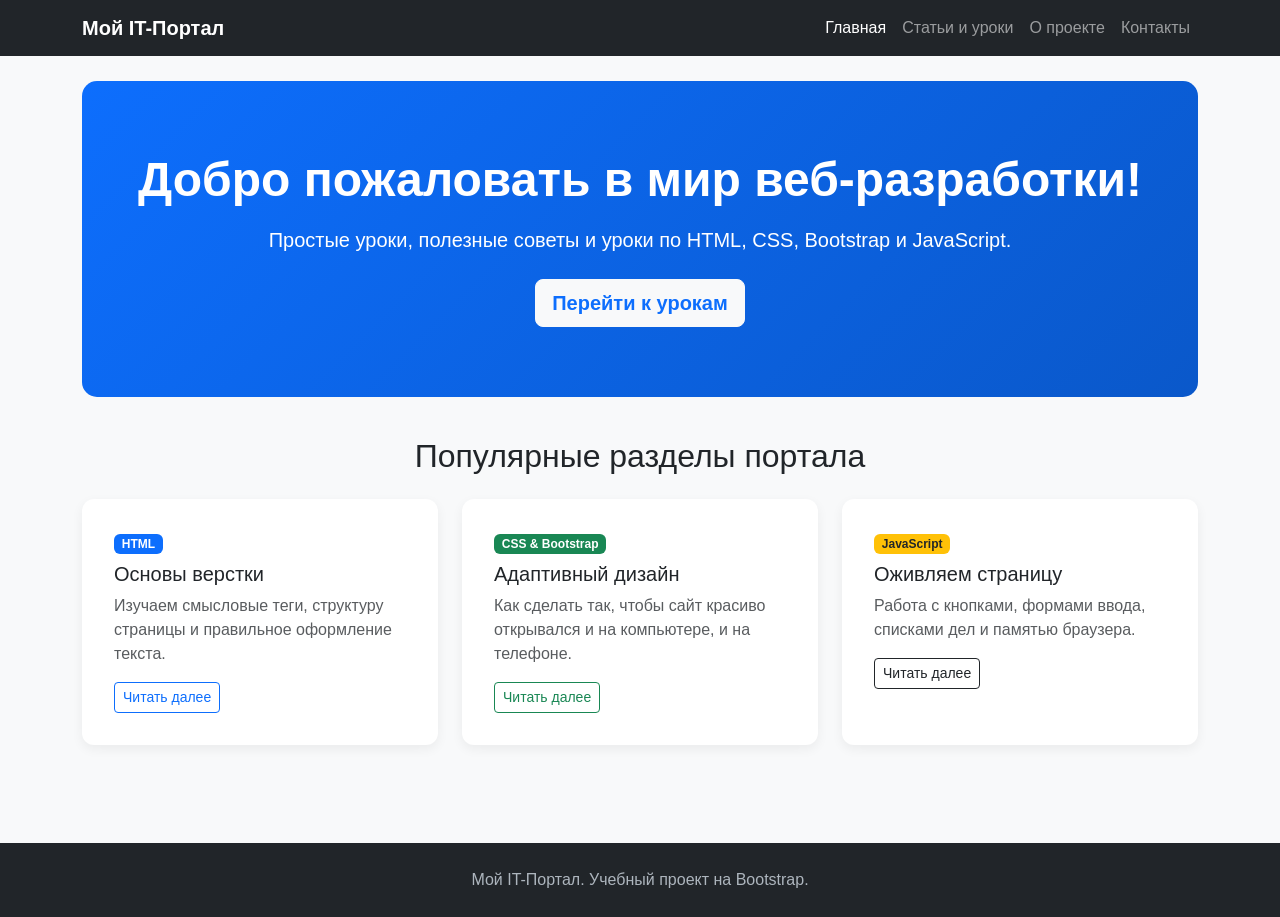
<file: index.html>
<!DOCTYPE html>
<html lang="ru">
<head>
    <meta charset="UTF-8">
    <meta name="viewport" content="width=device-width, initial-scale=1.0">
    <title>IT-Портал | Главная</title>
    <link href="https://cdn.jsdelivr.net/npm/bootstrap@5.3.2/dist/css/bootstrap.min.css" rel="stylesheet">
    <link rel="stylesheet" href="style.css">
</head>
<body>
    <header>
        <nav class="navbar navbar-expand-lg navbar-dark bg-dark">
            <div class="container">
                <a class="navbar-brand fw-bold" href="index.html">Мой IT-Портал</a>
                <button class="navbar-toggler" type="button" data-bs-toggle="collapse" data-bs-target="#menuNav">
                    <span class="navbar-toggler-icon"></span>
                </button>
                <div class="collapse navbar-collapse" id="menuNav">
                    <ul class="navbar-nav ms-auto">
                        <li class="nav-item">
                            <a class="nav-link active" href="index.html">Главная</a>
                        </li>
                        <li class="nav-item">
                            <a class="nav-link" href="stati.html">Статьи и уроки</a>
                        </li>
                        <li class="nav-item">
                            <a class="nav-link" href="o_nas.html">О проекте</a>
                        </li>
                        <li class="nav-item">
                            <a class="nav-link" href="kontakty.html">Контакты</a>
                        </li>
                    </ul>
                </div>
            </div>
        </nav>
    </header>
    <main class="container">
        <section class="glavnyi-blok text-center">
            <h1 class="display-5 fw-bold mb-3">Добро пожаловать в мир веб-разработки!</h1>
            <p class="lead mb-4">Простые уроки, полезные советы и уроки по HTML, CSS, Bootstrap и JavaScript.</p>
            <a href="stati.html" class="btn btn-light btn-lg text-primary fw-bold">Перейти к урокам</a>
        </section>
        <section class="mb-5">
            <h2 class="text-center mb-4">Популярные разделы портала</h2>
            <div class="row g-4">
                <div class="col-md-4">
                    <div class="card h-100 kartochka-uroka p-3">
                        <div class="card-body">
                            <span class="badge bg-primary mb-2">HTML</span>
                            <h5 class="card-title">Основы верстки</h5>
                            <p class="card-text text-muted">Изучаем смысловые теги, структуру страницы и правильное оформление текста.</p>
                            <a href="stati.html" class="btn btn-outline-primary btn-sm">Читать далее</a>
                        </div>
                    </div>
                </div>
                <div class="col-md-4">
                    <div class="card h-100 kartochka-uroka p-3">
                        <div class="card-body">
                            <span class="badge bg-success mb-2">CSS & Bootstrap</span>
                            <h5 class="card-title">Адаптивный дизайн</h5>
                            <p class="card-text text-muted">Как сделать так, чтобы сайт красиво открывался и на компьютере, и на телефоне.</p>
                            <a href="stati.html" class="btn btn-outline-success btn-sm">Читать далее</a>
                        </div>
                    </div>
                </div>
                <div class="col-md-4">
                    <div class="card h-100 kartochka-uroka p-3">
                        <div class="card-body">
                            <span class="badge bg-warning text-dark mb-2">JavaScript</span>
                            <h5 class="card-title">Оживляем страницу</h5>
                            <p class="card-text text-muted">Работа с кнопками, формами ввода, списками дел и памятью браузера.</p>
                            <a href="stati.html" class="btn btn-outline-dark btn-sm">Читать далее</a>
                        </div>
                    </div>
                </div>
            </div>
        </section>
    </main>
    <footer class="podval text-center">
        <div class="container">
            <p class="mb-0"> Мой IT-Портал. Учебный проект на Bootstrap.</p>
        </div>
    </footer>
    <script src="https://cdn.jsdelivr.net/npm/bootstrap@5.3.2/dist/js/bootstrap.bundle.min.js"></script>
</body>
</html>
</file>
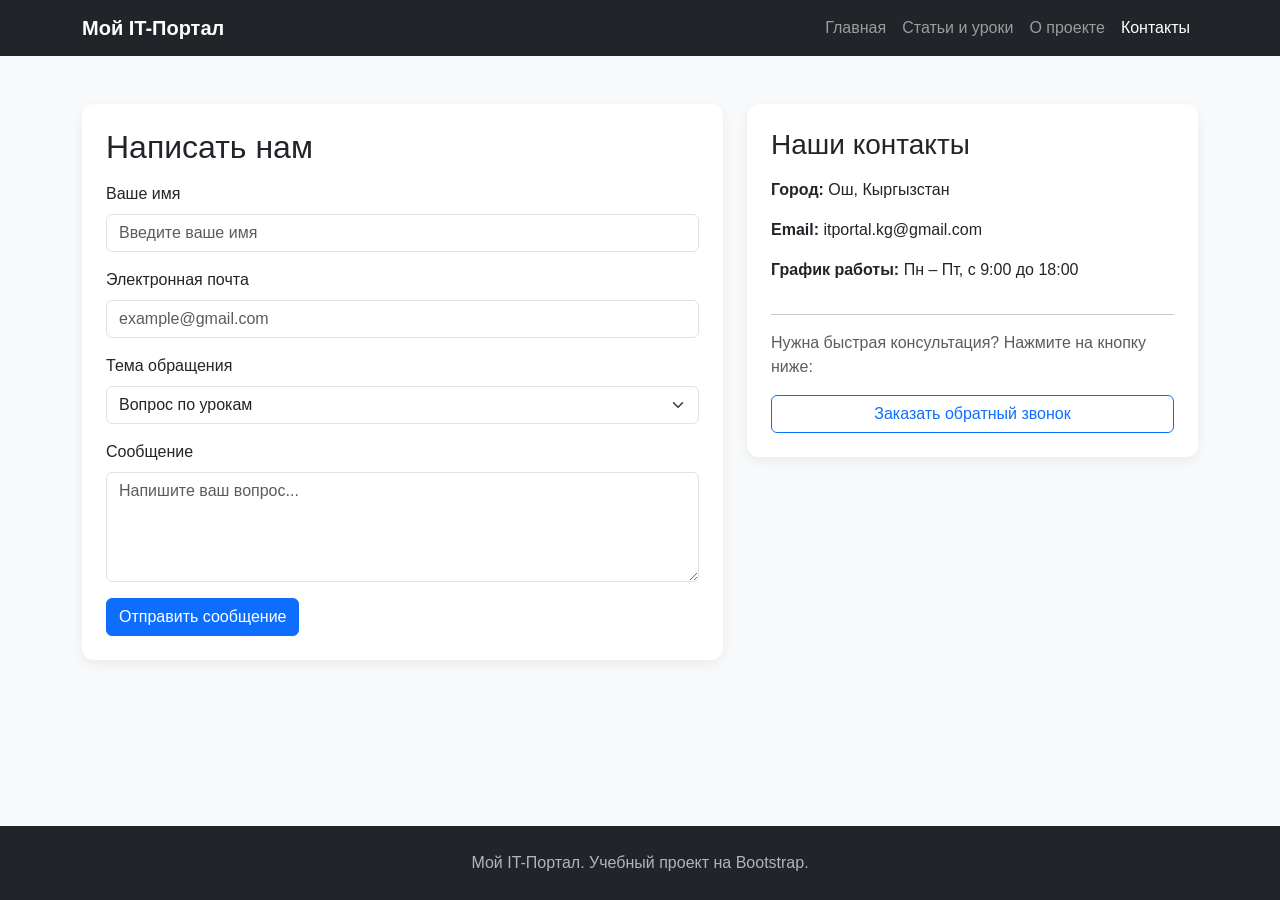
<file: kontakty.html>
<!DOCTYPE html>
<html lang="ru">
<head>
    <meta charset="UTF-8">
    <meta name="viewport" content="width=device-width, initial-scale=1.0">
    <title>IT-Портал | Контакты</title>
    <link href="https://cdn.jsdelivr.net/npm/bootstrap@5.3.2/dist/css/bootstrap.min.css" rel="stylesheet">
    <link rel="stylesheet" href="style.css">
</head>
<body>
    <header>
        <nav class="navbar navbar-expand-lg navbar-dark bg-dark">
            <div class="container">
                <a class="navbar-brand fw-bold" href="index.html">Мой IT-Портал</a>
                <button class="navbar-toggler" type="button" data-bs-toggle="collapse" data-bs-target="#menuNav">
                    <span class="navbar-toggler-icon"></span>
                </button>
                <div class="collapse navbar-collapse" id="menuNav">
                    <ul class="navbar-nav ms-auto">
                        <li class="nav-item">
                            <a class="nav-link" href="index.html">Главная</a>
                        </li>
                        <li class="nav-item">
                            <a class="nav-link" href="stati.html">Статьи и уроки</a>
                        </li>
                        <li class="nav-item">
                            <a class="nav-link" href="o_nas.html">О проекте</a>
                        </li>
                        <li class="nav-item">
                            <a class="nav-link active" href="kontakty.html">Контакты</a>
                        </li>
                    </ul>
                </div>
            </div>
        </nav>
    </header>
    <main class="container my-5">
        <div class="row g-4">
            <div class="col-md-7">
                <div class="card kartochka-uroka p-4">
                    <h2 class="mb-3">Написать нам</h2>
                    <form>
                        <div class="mb-3">
                            <label class="form-label">Ваше имя</label>
                            <input type="text" class="form-control" placeholder="Введите ваше имя" required>
                        </div>
                        <div class="mb-3">
                            <label class="form-label">Электронная почта</label>
                            <input type="email" class="form-control" placeholder="example@gmail.com" required>
                        </div>
                        <div class="mb-3">
                            <label class="form-label">Тема обращения</label>
                            <select class="form-select">
                                <option>Вопрос по урокам</option>
                                <option>Предложить материал</option>
                                <option>Другое</option>
                            </select>
                        </div>
                        <div class="mb-3">
                            <label class="form-label">Сообщение</label>
                            <textarea class="form-control" rows="4" placeholder="Напишите ваш вопрос..."></textarea>
                        </div>
                        <button type="button" class="btn btn-primary" data-bs-toggle="modal" data-bs-target="#oknoOtpravki">
                            Отправить сообщение
                        </button>
                    </form>
                </div>
            </div>
            <div class="col-md-5">
                <div class="card kartochka-uroka p-4">
                    <h3 class="mb-3">Наши контакты</h3>
                    <p><strong>Город:</strong> Ош, Кыргызстан</p>
                    <p><strong>Email:</strong> itportal.kg@gmail.com</p>
                    <p><strong>График работы:</strong> Пн – Пт, с 9:00 до 18:00</p>
                    <hr>
                    <p class="text-muted mb-3">Нужна быстрая консультация? Нажмите на кнопку ниже:</p>
                    <button type="button" class="btn btn-outline-primary" data-bs-toggle="modal" data-bs-target="#oknoZvonka">
                        Заказать обратный звонок
                    </button>
                </div>
            </div>
        </div>
    </main>
    <div class="modal fade" id="oknoOtpravki" tabindex="-1">
        <div class="modal-dialog">
            <div class="modal-content">
                <div class="modal-header">
                    <h5 class="modal-title">Успешно!</h5>
                    <button type="button" class="btn-close" data-bs-dismiss="modal"></button>
                </div>
                <div class="modal-body">
                    Ваше сообщение успешно отправлено! Мы ответим вам в ближайшее время.
                </div>
                <div class="modal-footer">
                    <button type="button" class="btn btn-primary" data-bs-dismiss="modal">Хорошо</button>
                </div>
            </div>
        </div>
    </div>
    <div class="modal fade" id="oknoZvonka" tabindex="-1">
        <div class="modal-dialog">
            <div class="modal-content">
                <div class="modal-header">
                    <h5 class="modal-title">Заказать звонок</h5>
                    <button type="button" class="btn-close" data-bs-dismiss="modal"></button>
                </div>
                <div class="modal-body">
                    <label class="form-label">Ваш номер телефона:</label>
                    <input type="tel" class="form-control" placeholder="+996 (___) __-__">
                </div>
                <div class="modal-footer">
                    <button type="button" class="btn btn-secondary" data-bs-dismiss="modal">Закрыть</button>
                    <button type="button" class="btn btn-success" data-bs-dismiss="modal">Жду звонка</button>
                </div>
            </div>
        </div>
    </div>
    <footer class="podval text-center">
        <div class="container">
            <p class="mb-0"> Мой IT-Портал. Учебный проект на Bootstrap.</p>
        </div>
    </footer>
    <script src="https://cdn.jsdelivr.net/npm/bootstrap@5.3.2/dist/js/bootstrap.bundle.min.js"></script>
</body>
</html>
</file>
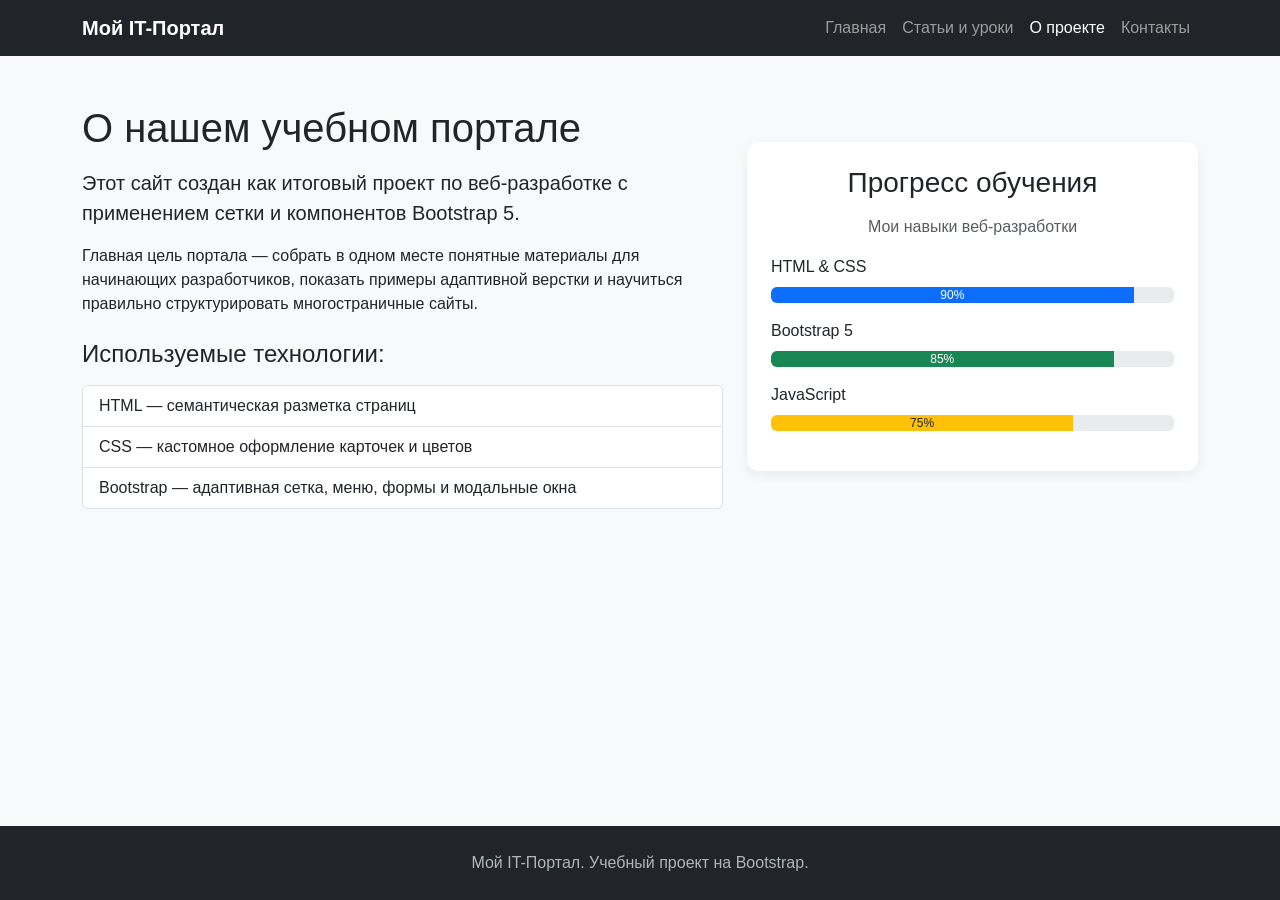
<file: o_nas.html>
<!DOCTYPE html>
<html lang="ru">
<head>
    <meta charset="UTF-8">
    <meta name="viewport" content="width=device-width, initial-scale=1.0">
    <title>IT-Портал | О проекте</title>
    <link href="https://cdn.jsdelivr.net/npm/bootstrap@5.3.2/dist/css/bootstrap.min.css" rel="stylesheet">
    <link rel="stylesheet" href="style.css">
</head>
<body>
    <header>
        <nav class="navbar navbar-expand-lg navbar-dark bg-dark">
            <div class="container">
                <a class="navbar-brand fw-bold" href="index.html">Мой IT-Портал</a>
                <button class="navbar-toggler" type="button" data-bs-toggle="collapse" data-bs-target="#menuNav">
                    <span class="navbar-toggler-icon"></span>
                </button>
                <div class="collapse navbar-collapse" id="menuNav">
                    <ul class="navbar-nav ms-auto">
                        <li class="nav-item">
                            <a class="nav-link" href="index.html">Главная</a>
                        </li>
                        <li class="nav-item">
                            <a class="nav-link" href="stati.html">Статьи и уроки</a>
                        </li>
                        <li class="nav-item">
                            <a class="nav-link active" href="o_nas.html">О проекте</a>
                        </li>
                        <li class="nav-item">
                            <a class="nav-link" href="kontakty.html">Контакты</a>
                        </li>
                    </ul>
                </div>
            </div>
        </nav>
    </header>
    <main class="container my-5">
        <div class="row align-items-center g-4">
            <div class="col-md-7">
                <h1 class="mb-3">О нашем учебном портале</h1>
                <p class="lead">Этот сайт создан как итоговый проект по веб-разработке с применением сетки и компонентов Bootstrap 5.</p>
                <p>Главная цель портала — собрать в одном месте понятные материалы для начинающих разработчиков, показать примеры адаптивной верстки и научиться правильно структурировать многостраничные сайты.</p>
                <h4 class="mt-4 mb-3">Используемые технологии:</h4>
                <ul class="list-group">
                    <li class="list-group-item">HTML — семантическая разметка страниц</li>
                    <li class="list-group-item">CSS — кастомное оформление карточек и цветов</li>
                    <li class="list-group-item">Bootstrap — адаптивная сетка, меню, формы и модальные окна</li>
                </ul>
            </div>
            <div class="col-md-5">
                <div class="card kartochka-uroka p-4 text-center bg-white">
                    <h3 class="mb-3">Прогресс обучения</h3>
                    <p class="text-muted">Мои навыки веб-разработки</p>
                    <div class="text-start mb-2">HTML & CSS</div>
                    <div class="progress mb-3">
                        <div class="progress-bar bg-primary" style="width: 90%;">90%</div>
                    </div>
                    <div class="text-start mb-2">Bootstrap 5</div>
                    <div class="progress mb-3">
                        <div class="progress-bar bg-success" style="width: 85%;">85%</div>
                    </div>
                    <div class="text-start mb-2">JavaScript</div>
                    <div class="progress mb-3">
                        <div class="progress-bar bg-warning text-dark" style="width: 75%;">75%</div>
                    </div>
                </div>
            </div>
        </div>
    </main>
    <footer class="podval text-center">
        <div class="container">
            <p class="mb-0"> Мой IT-Портал. Учебный проект на Bootstrap.</p>
        </div>
    </footer>
    <script src="https://cdn.jsdelivr.net/npm/bootstrap@5.3.2/dist/js/bootstrap.bundle.min.js"></script>
</body>
</html>
</file>
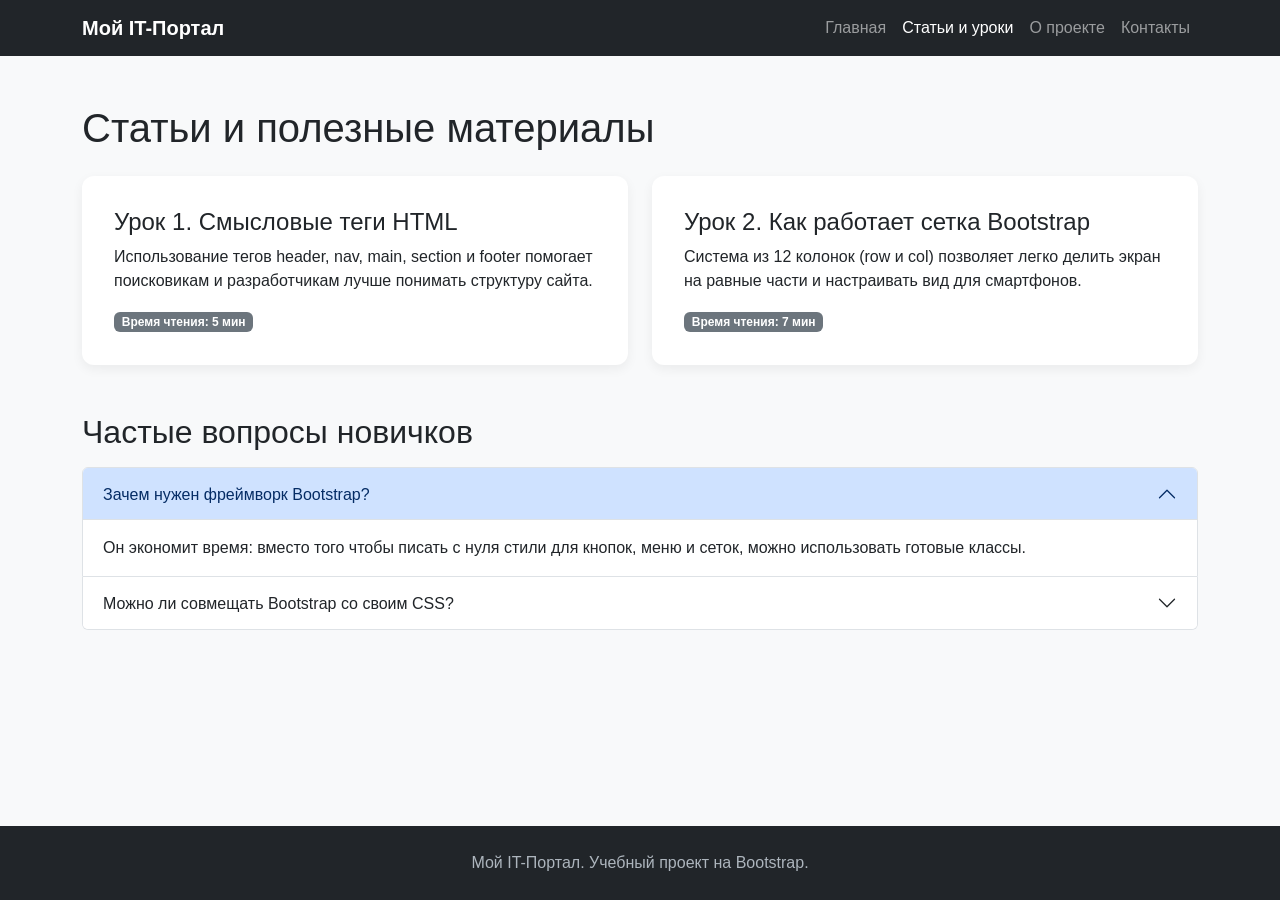
<file: stati.html>
<!DOCTYPE html>
<html lang="ru">
<head>
    <meta charset="UTF-8">
    <meta name="viewport" content="width=device-width, initial-scale=1.0">
    <title>IT-Портал | Статьи и уроки</title>
    <link href="https://cdn.jsdelivr.net/npm/bootstrap@5.3.2/dist/css/bootstrap.min.css" rel="stylesheet">
    <link rel="stylesheet" href="style.css">
</head>
<body>
    <header>
        <nav class="navbar navbar-expand-lg navbar-dark bg-dark">
            <div class="container">
                <a class="navbar-brand fw-bold" href="index.html">Мой IT-Портал</a>
                <button class="navbar-toggler" type="button" data-bs-toggle="collapse" data-bs-target="#menuNav">
                    <span class="navbar-toggler-icon"></span>
                </button>
                <div class="collapse navbar-collapse" id="menuNav">
                    <ul class="navbar-nav ms-auto">
                        <li class="nav-item">
                            <a class="nav-link" href="index.html">Главная</a>
                        </li>
                        <li class="nav-item">
                            <a class="nav-link active" href="stati.html">Статьи и уроки</a>
                        </li>
                        <li class="nav-item">
                            <a class="nav-link" href="o_nas.html">О проекте</a>
                        </li>
                        <li class="nav-item">
                            <a class="nav-link" href="kontakty.html">Контакты</a>
                        </li>
                    </ul>
                </div>
            </div>
        </nav>
    </header>
    <main class="container my-5">
        <h1 class="mb-4">Статьи и полезные материалы</h1>
        <div class="row g-4 mb-5">
            <div class="col-md-6">
                <div class="card kartochka-uroka p-3">
                    <div class="card-body">
                        <h4 class="card-title">Урок 1. Смысловые теги HTML</h4>
                        <p class="card-text">Использование тегов header, nav, main, section и footer помогает поисковикам и разработчикам лучше понимать структуру сайта.</p>
                        <span class="badge bg-secondary">Время чтения: 5 мин</span>
                    </div>
                </div>
            </div>
            <div class="col-md-6">
                <div class="card kartochka-uroka p-3">
                    <div class="card-body">
                        <h4 class="card-title">Урок 2. Как работает сетка Bootstrap</h4>
                        <p class="card-text">Система из 12 колонок (row и col) позволяет легко делить экран на равные части и настраивать вид для смартфонов.</p>
                        <span class="badge bg-secondary">Время чтения: 7 мин</span>
                    </div>
                </div>
            </div>
        </div>
        <section>
            <h2 class="mb-3">Частые вопросы новичков</h2>
            <div class="accordion" id="voprosyAccordion">
                <div class="accordion-item">
                    <h2 class="accordion-header">
                        <button class="accordion-button" type="button" data-bs-toggle="collapse" data-bs-target="#otvet1">
                            Зачем нужен фреймворк Bootstrap?
                        </button>
                    </h2>
                    <div id="otvet1" class="accordion-collapse collapse show" data-bs-parent="#voprosyAccordion">
                        <div class="accordion-body">
                            Он экономит время: вместо того чтобы писать с нуля стили для кнопок, меню и сеток, можно использовать готовые классы.
                        </div>
                    </div>
                </div>
                <div class="accordion-item">
                    <h2 class="accordion-header">
                        <button class="accordion-button collapsed" type="button" data-bs-toggle="collapse" data-bs-target="#otvet2">
                            Можно ли совмещать Bootstrap со своим CSS?
                        </button>
                    </h2>
                    <div id="otvet2" class="accordion-collapse collapse" data-bs-parent="#voprosyAccordion">
                        <div class="accordion-body">
                            Да! Главное — подключать свой файл <code>style.css</code> ниже ссылки на Bootstrap, чтобы твои стили применялись поверх стандартных.
                        </div>
                    </div>
                </div>

            </div>
        </section>
    </main>
    <footer class="podval text-center">
        <div class="container">
            <p class="mb-0"> Мой IT-Портал. Учебный проект на Bootstrap.</p>
        </div>
    </footer>
    <script src="https://cdn.jsdelivr.net/npm/bootstrap@5.3.2/dist/js/bootstrap.bundle.min.js"></script>
</body>
</html>
</file>
<file: style.css>
body {
    font-family: 'Segoe UI', Tahoma, Geneva, Verdana, sans-serif;
    background-color: rgb(248, 249, 250);
    display: flex;
    flex-direction: column;
    min-height: 100vh;
}
main {
    flex: 1;
}
.glavnyi-blok {
    background: linear-gradient(135deg, rgb(13, 110, 253) 0%, rgb(10, 88, 202) 100%);
    color: white;
    padding: 70px 20px;
    border-radius: 15px;
    margin-top: 25px;
    margin-bottom: 40px;
}
.kartochka-uroka {
    border: none;
    border-radius: 12px;
    box-shadow: 0 4px 12px rgba(0, 0, 0, 0.06);
    transition: 0.3s;
}
.kartochka-uroka:hover {
    transform: translateY(-5px);
}
.podval {
    background-color: rgb(33, 37, 41);
    color: rgb(173, 181, 189);
    padding: 25px 0;
    margin-top: 50px;
}
</file>
